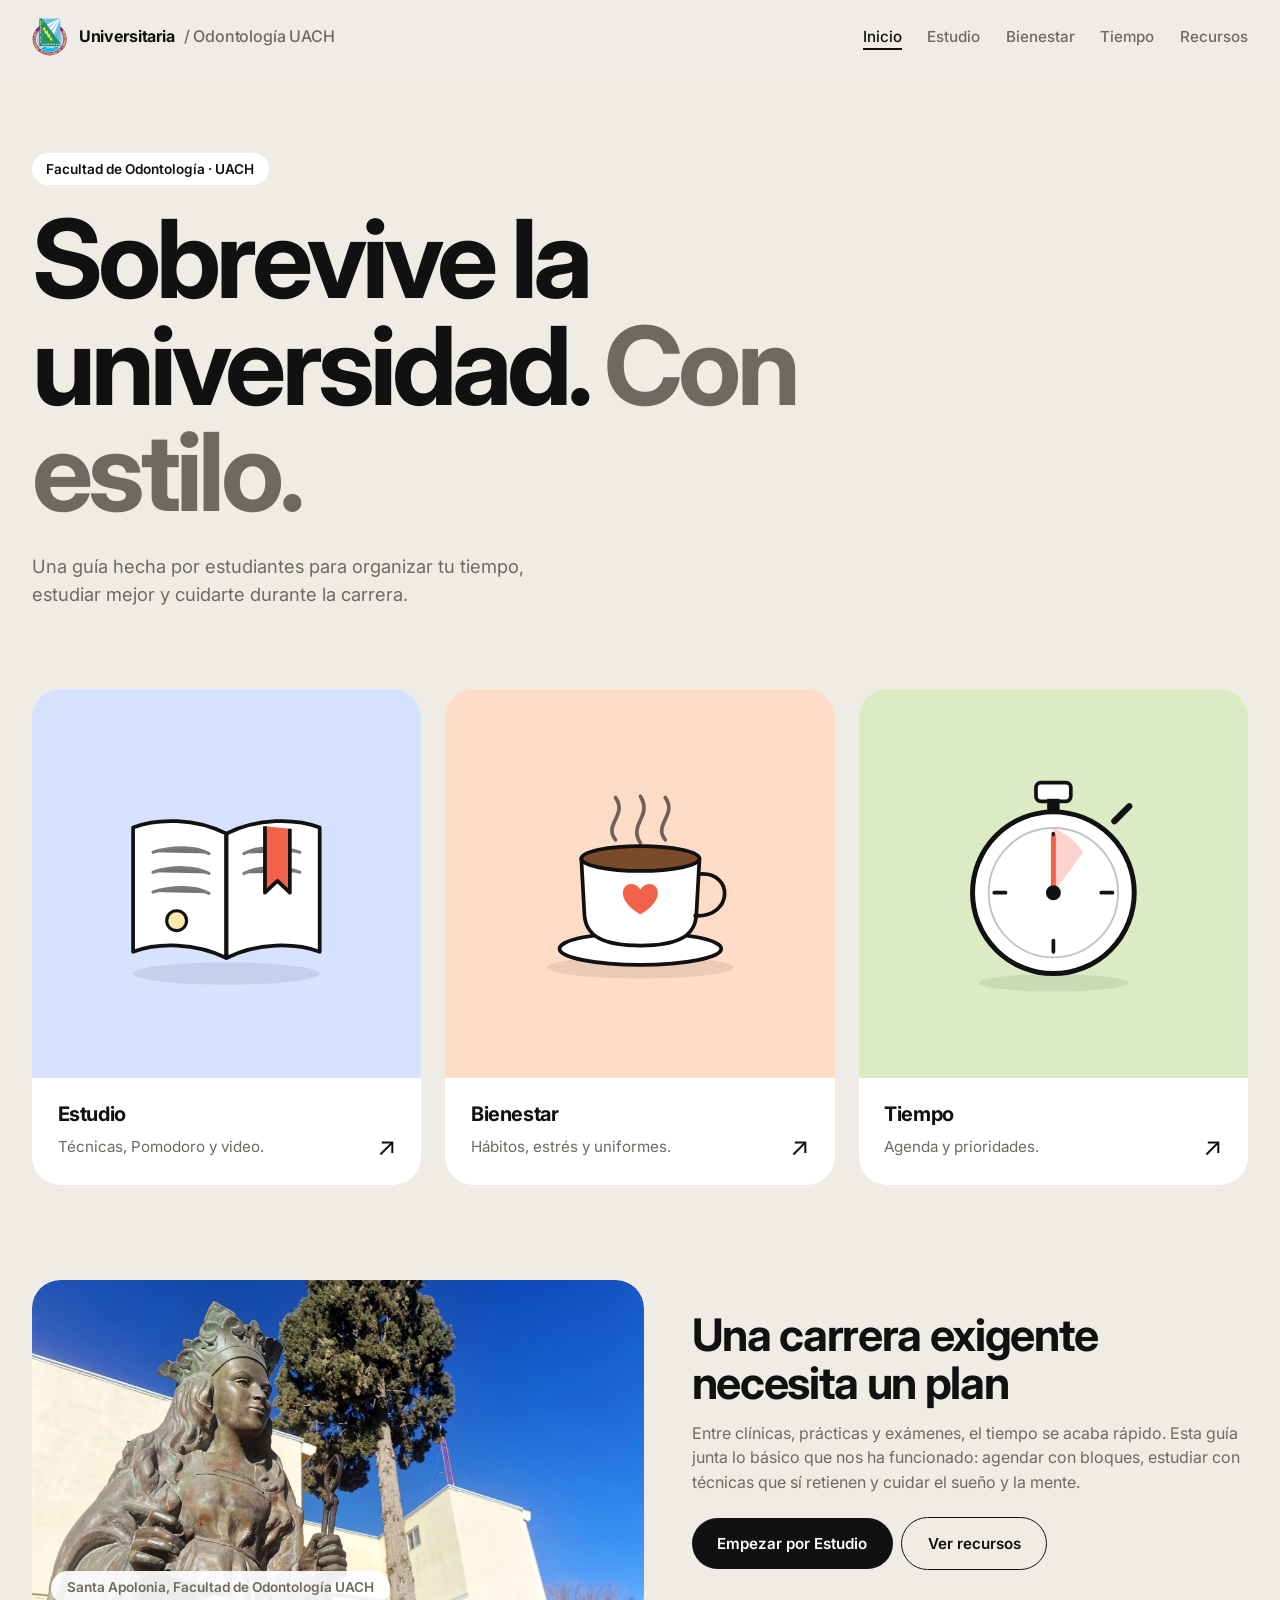
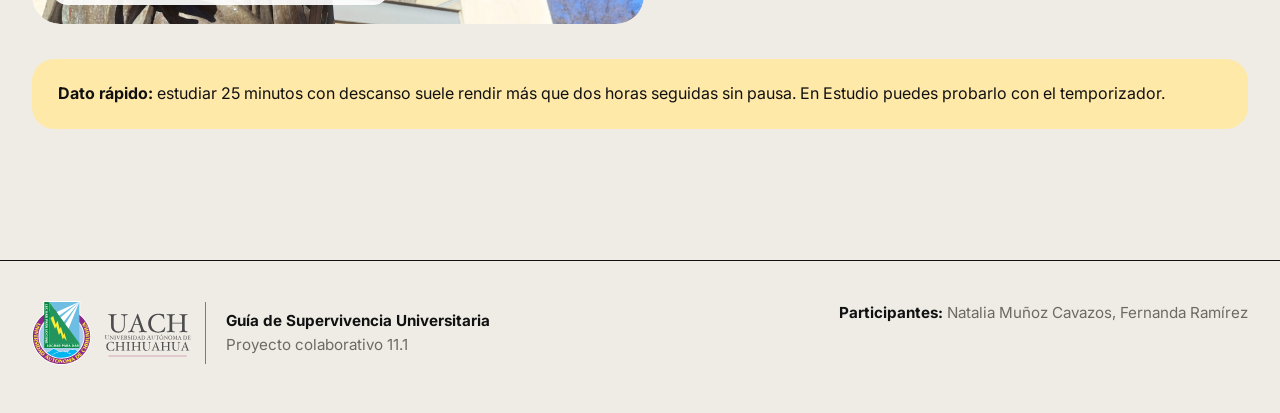
<file: index.html>
<!DOCTYPE html>
<html lang="es">
<head>
  <meta charset="UTF-8">
  <meta name="viewport" content="width=device-width, initial-scale=1.0">
  <title>Guía de Supervivencia Universitaria · Odontología UACH</title>
  <meta name="description" content="Organización, estudio y bienestar para estudiantes de la Facultad de Odontología de la UACH.">
  <link rel="stylesheet" href="css/style.css">
  <script>if ("IntersectionObserver" in window && !matchMedia("(prefers-reduced-motion: reduce)").matches) document.documentElement.classList.add("js");</script>
</head>
<body>
  <header class="nav">
    <div class="nav-inner">
      <a class="brand" href="index.html"><img class="brand-logo" src="img/uach-horizontal.svg" alt="Logo de la UACH"> Universitaria <span>/ Odontología UACH</span></a>
      <ul class="menu">
        <li><a class="active" href="index.html">Inicio</a></li>
        <li><a href="estudio.html">Estudio</a></li>
        <li><a href="bienestar.html">Bienestar</a></li>
        <li><a href="tiempo.html">Tiempo</a></li>
        <li><a href="recursos.html">Recursos</a></li>
      </ul>
    </div>
  </header>

  <section class="hero">
    <span class="tag">Facultad de Odontología · UACH</span>
    <h1>Sobrevive la universidad. <em>Con estilo.</em></h1>
    <p>Una guía hecha por estudiantes para organizar tu tiempo, estudiar mejor y cuidarte durante la carrera.</p>
  </section>

  <main class="container">
    <div class="projects">

      <a class="project" href="estudio.html">
        <div class="art blue">
          <svg viewBox="0 0 400 400" role="img" aria-label="Libro abierto">
            <ellipse cx="200" cy="345" rx="150" ry="18" fill="#000" opacity=".08"/>
            <path d="M200 120 C150 95 90 95 50 110 L50 310 C90 295 150 295 200 320 Z" fill="#fff" stroke="#111" stroke-width="6" stroke-linejoin="round"/>
            <path d="M200 120 C250 95 310 95 350 110 L350 310 C310 295 250 295 200 320 Z" fill="#fff" stroke="#111" stroke-width="6" stroke-linejoin="round"/>
            <path d="M200 120 L200 320" stroke="#111" stroke-width="6"/>
            <g stroke="#111" stroke-width="5" stroke-linecap="round" opacity=".55">
              <path d="M82 150 C112 140 150 140 172 152"/><path d="M82 182 C112 172 150 172 172 184"/><path d="M82 214 C112 204 150 204 172 216"/>
              <path d="M228 152 C250 140 288 140 318 150"/><path d="M228 184 C250 172 288 172 318 182"/>
            </g>
            <path d="M262 108 L262 215 L282 196 L302 215 L302 112" fill="#f0634a" stroke="#111" stroke-width="6" stroke-linejoin="round"/>
            <circle cx="120" cy="260" r="16" fill="#ffe9a8" stroke="#111" stroke-width="5"/>
          </svg>
        </div>
        <div class="meta"><div><h3>Estudio</h3><p>Técnicas, Pomodoro y video.</p></div><span class="arrow">↗</span></div>
      </a>

      <a class="project" href="bienestar.html">
        <div class="art peach">
          <svg viewBox="0 0 400 400" role="img" aria-label="Taza de café">
            <ellipse cx="200" cy="335" rx="150" ry="18" fill="#000" opacity=".08"/>
            <g class="steam" fill="none" stroke="#111" stroke-width="6" stroke-linecap="round" opacity=".6">
              <path d="M160 130 C140 105 180 90 160 62"/><path d="M200 135 C180 105 220 92 200 60"/><path d="M240 130 C220 105 260 90 240 62"/>
            </g>
            <ellipse cx="200" cy="305" rx="130" ry="26" fill="#fff" stroke="#111" stroke-width="6"/>
            <path d="M105 160 L110 250 C112 285 140 300 200 300 C260 300 288 285 290 250 L295 160 Z" fill="#fff" stroke="#111" stroke-width="6" stroke-linejoin="round"/>
            <ellipse cx="200" cy="160" rx="95" ry="20" fill="#7a4a2b" stroke="#111" stroke-width="6"/>
            <path d="M295 185 C350 180 350 255 288 252" fill="none" stroke="#111" stroke-width="6" stroke-linecap="round"/>
            <path d="M200 210 C190 195 170 200 172 218 C174 236 200 250 200 250 C200 250 226 236 228 218 C230 200 210 195 200 210 Z" fill="#f0634a"/>
          </svg>
        </div>
        <div class="meta"><div><h3>Bienestar</h3><p>Hábitos, estrés y uniformes.</p></div><span class="arrow">↗</span></div>
      </a>

      <a class="project" href="tiempo.html">
        <div class="art green">
          <svg viewBox="0 0 400 400" role="img" aria-label="Cronómetro">
            <ellipse cx="200" cy="360" rx="120" ry="14" fill="#000" opacity=".08"/>
            <rect x="172" y="38" width="56" height="30" rx="8" fill="#fff" stroke="#111" stroke-width="6"/>
            <rect x="190" y="64" width="20" height="30" fill="#111"/>
            <path d="M298 100 L322 76" stroke="#111" stroke-width="10" stroke-linecap="round"/>
            <circle cx="200" cy="215" r="130" fill="#fff" stroke="#111" stroke-width="8"/>
            <circle cx="200" cy="215" r="104" fill="none" stroke="#111" stroke-width="3" opacity=".25"/>
            <g stroke="#111" stroke-width="6" stroke-linecap="round">
              <path d="M200 120 L200 138"/><path d="M200 292 L200 310"/><path d="M105 215 L123 215"/><path d="M277 215 L295 215"/>
            </g>
            <path d="M200 215 L200 215 L248 150 A104 104 0 0 0 200 111 Z" fill="#f0634a" opacity=".28"/>
            <g class="hand"><path d="M200 215 L200 128" stroke="#f0634a" stroke-width="8" stroke-linecap="round"/></g>
            <circle cx="200" cy="215" r="12" fill="#111"/>
          </svg>
        </div>
        <div class="meta"><div><h3>Tiempo</h3><p>Agenda y prioridades.</p></div><span class="arrow">↗</span></div>
      </a>

    </div>

    <div class="split">
      <figure class="photo">
        <img src="img/fachada.jpg" alt="Estatua de Santa Apolonia frente a la Facultad de Odontología de la UACH" loading="lazy">
        <figcaption>Santa Apolonia, Facultad de Odontología UACH</figcaption>
      </figure>
      <div>
        <h2>Una carrera exigente necesita un plan</h2>
        <p>Entre clínicas, prácticas y exámenes, el tiempo se acaba rápido. Esta guía junta lo básico que nos ha funcionado: agendar con bloques, estudiar con técnicas que sí retienen y cuidar el sueño y la mente.</p>
        <p style="margin-top:1.4rem"><a class="btn" href="estudio.html">Empezar por Estudio</a><a class="btn secondary" href="recursos.html">Ver recursos</a></p>
      </div>
    </div>

    <div class="callout">
      <strong>Dato rápido:</strong> estudiar 25 minutos con descanso suele rendir más que dos horas seguidas sin pausa. En Estudio puedes probarlo con el temporizador.
    </div>
  </main>

  <footer>
    <div class="foot-brand">
      <img src="img/uach-horizontal.svg" alt="Universidad Autónoma de Chihuahua" class="foot-logo">
      <div><strong>Guía de Supervivencia Universitaria</strong><br>Proyecto colaborativo 11.1</div>
    </div>
    <div><strong>Participantes:</strong> Natalia Muñoz Cavazos, Fernanda Ramírez</div>
  </footer>
  <script src="js/main.js"></script>
</body>
</html>
</file>
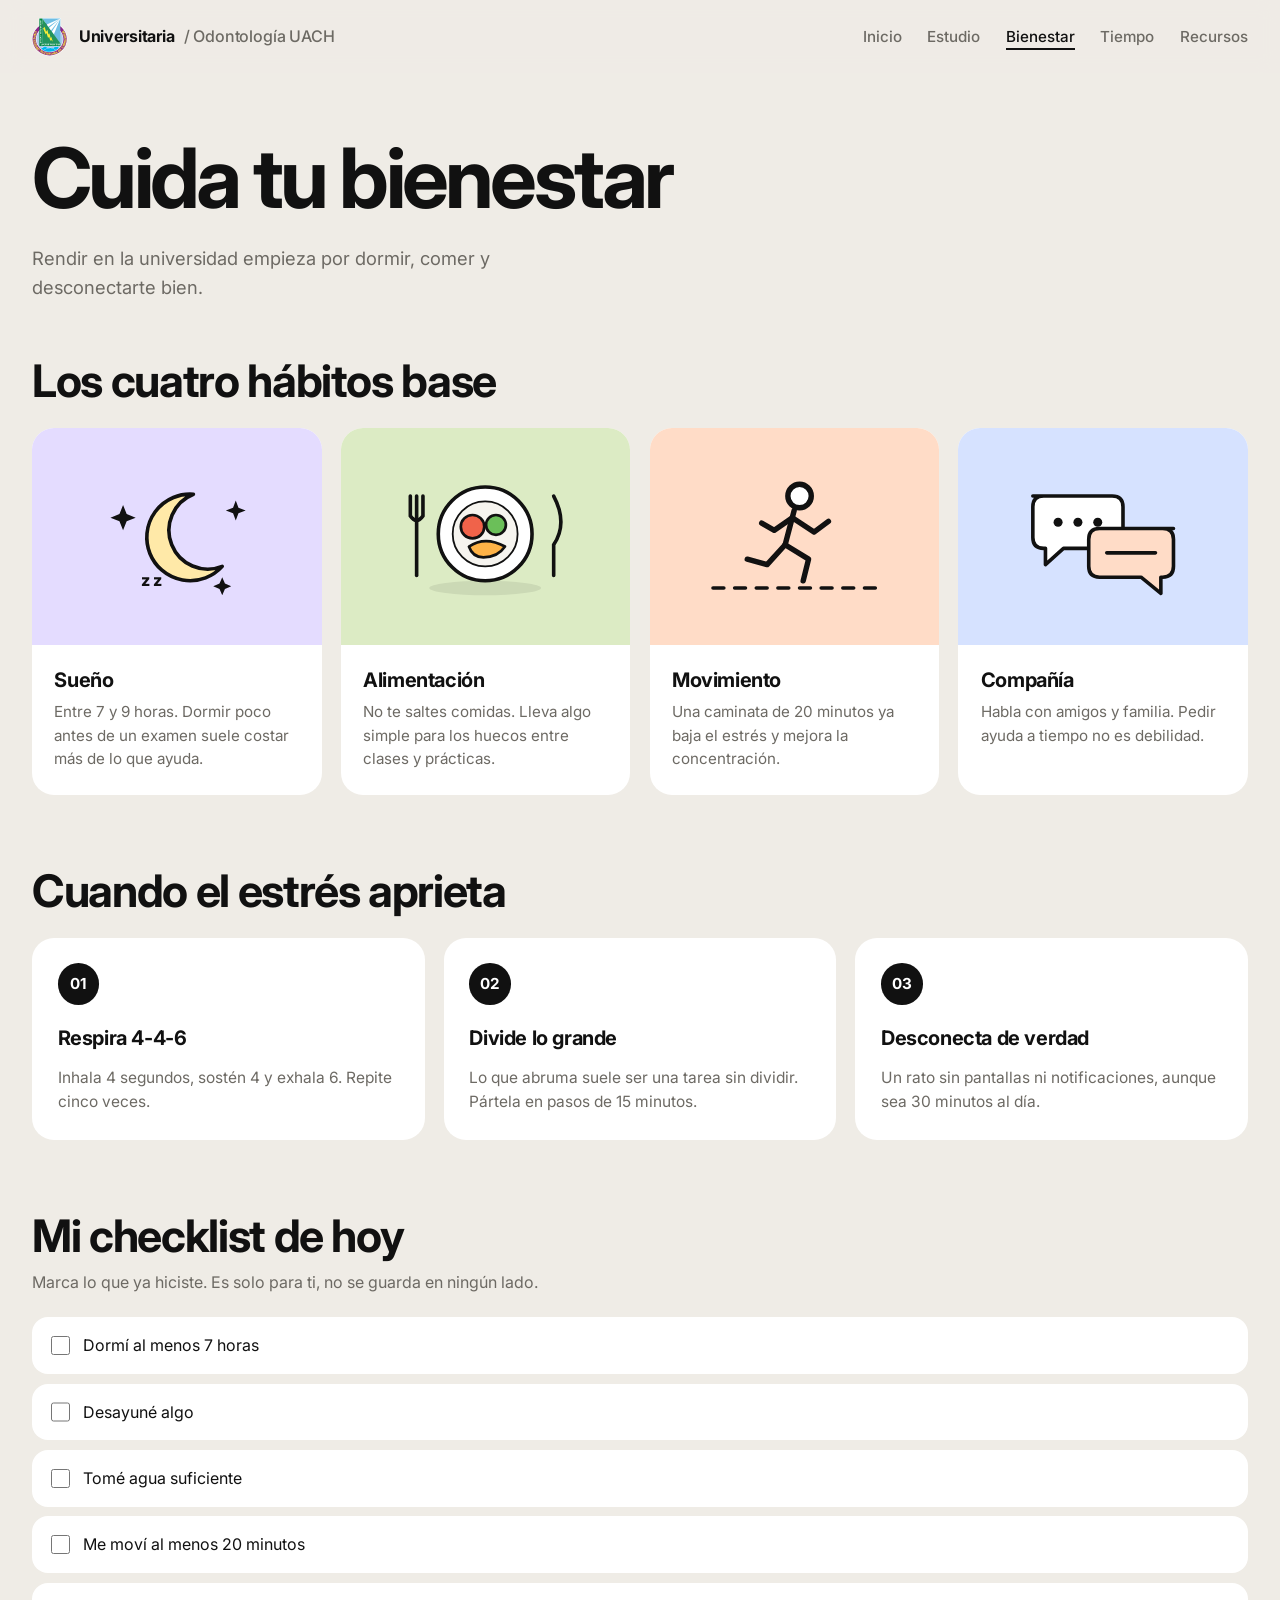
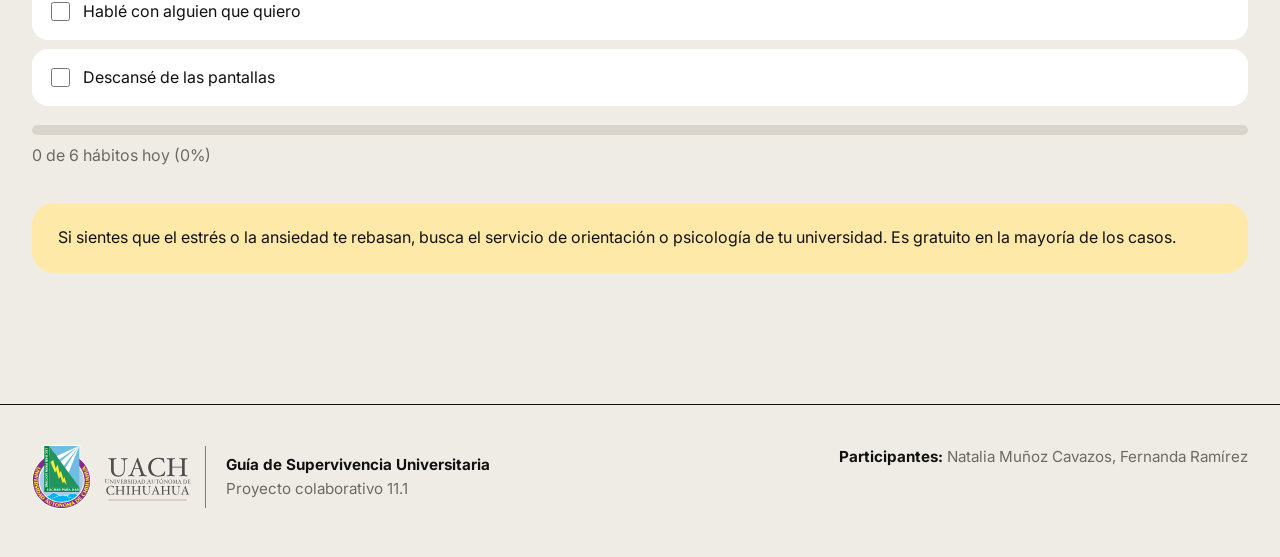
<file: bienestar.html>
<!DOCTYPE html>
<html lang="es">
<head>
  <meta charset="UTF-8">
  <meta name="viewport" content="width=device-width, initial-scale=1.0">
  <title>Bienestar · Guía Universitaria</title>
  <link rel="stylesheet" href="css/style.css">
  <script>if ("IntersectionObserver" in window && !matchMedia("(prefers-reduced-motion: reduce)").matches) document.documentElement.classList.add("js");</script>
</head>
<body>
  <header class="nav">
    <div class="nav-inner">
      <a class="brand" href="index.html"><img class="brand-logo" src="img/uach-horizontal.svg" alt="Logo de la UACH"> Universitaria <span>/ Odontología UACH</span></a>
      <ul class="menu"><li><a href="index.html">Inicio</a></li><li><a href="estudio.html">Estudio</a></li><li><a class="active" href="bienestar.html">Bienestar</a></li><li><a href="tiempo.html">Tiempo</a></li><li><a href="recursos.html">Recursos</a></li></ul>
    </div>
  </header>

  <section class="hero small">
    <h1>Cuida tu bienestar</h1>
    <p>Rendir en la universidad empieza por dormir, comer y desconectarte bien.</p>
  </section>

  <main class="container">
    <h2>Los cuatro hábitos base</h2>

    <div class="habits">

      <article class="habit">
        <div class="art lilac">
          <svg viewBox="0 0 200 150" role="img" aria-label="Luna y estrellas">
            <path d="M118 28 A48 48 0 1 0 150 108 A38 38 0 1 1 118 28 Z" fill="#ffe9a8" stroke="#111" stroke-width="4" stroke-linejoin="round"/>
            <g fill="#111"><path class="twinkle" d="M40 40 l4 10 10 4 -10 4 -4 10 -4 -10 -10 -4 10 -4z"/><path class="twinkle d2" d="M165 35 l3 8 8 3 -8 3 -3 8 -3 -8 -8 -3 8 -3z"/><path class="twinkle d3" d="M150 120 l3 7 7 3 -7 3 -3 7 -3 -7 -7 -3 7 -3z"/></g>
            <text class="twinkle d2" x="60" y="130" font-size="18" font-weight="800" fill="#111">z z</text>
          </svg>
        </div>
        <div class="txt"><h3>Sueño</h3><p>Entre 7 y 9 horas. Dormir poco antes de un examen suele costar más de lo que ayuda.</p></div>
      </article>

      <article class="habit">
        <div class="art green">
          <svg viewBox="0 0 200 150" role="img" aria-label="Plato con comida, tenedor y cuchillo">
            <ellipse cx="100" cy="132" rx="62" ry="8" fill="#000" opacity=".08"/>
            <circle class="bob" cx="100" cy="72" r="52" fill="#fff" stroke="#111" stroke-width="4"/>
            <circle cx="100" cy="72" r="36" fill="#f6f4ef" stroke="#111" stroke-width="2"/>
            <circle cx="86" cy="64" r="13" fill="#f0634a" stroke="#111" stroke-width="3"/>
            <circle cx="112" cy="62" r="11" fill="#6bbf59" stroke="#111" stroke-width="3"/>
            <path d="M82 86 Q100 74 122 86 Q114 98 98 98 Q86 98 82 86Z" fill="#ffb347" stroke="#111" stroke-width="3" stroke-linejoin="round"/>
            <g stroke="#111" stroke-width="4" stroke-linecap="round" fill="none"><path d="M24 30 L24 118"/><path d="M17 30 L17 52 Q24 62 31 52 L31 30"/><path d="M176 30 Q192 60 176 84 L176 118"/></g>
          </svg>
        </div>
        <div class="txt"><h3>Alimentación</h3><p>No te saltes comidas. Lleva algo simple para los huecos entre clases y prácticas.</p></div>
      </article>

      <article class="habit">
        <div class="art peach">
          <svg viewBox="0 0 200 150" role="img" aria-label="Persona corriendo">
            <path class="run-ground" d="M10 132 L190 132" stroke="#111" stroke-width="4" stroke-dasharray="12 12" stroke-linecap="round"/>
            <g class="bob" fill="none" stroke="#111" stroke-width="6" stroke-linecap="round" stroke-linejoin="round">
              <circle cx="106" cy="30" r="13" fill="#fff"/>
              <path d="M100 46 L90 84"/>
              <path d="M98 54 L122 70 L138 58"/>
              <path d="M98 54 L78 68 L64 60"/>
              <path d="M90 84 L116 100 L110 124"/>
              <path d="M90 84 L70 106 L48 100"/>
            </g>
          </svg>
        </div>
        <div class="txt"><h3>Movimiento</h3><p>Una caminata de 20 minutos ya baja el estrés y mejora la concentración.</p></div>
      </article>

      <article class="habit">
        <div class="art blue">
          <svg viewBox="0 0 200 150" role="img" aria-label="Dos globos de conversación">
            <g class="pop"><path d="M22 30 H110 Q122 30 122 42 V76 Q122 88 110 88 H56 L36 106 V88 H34 Q22 88 22 76 V42 Q22 30 34 30Z" fill="#fff" stroke="#111" stroke-width="4" stroke-linejoin="round"/><g fill="#111"><circle cx="50" cy="59" r="5"/><circle cx="72" cy="59" r="5"/><circle cx="94" cy="59" r="5"/></g></g>
            <g class="pop d2"><path d="M178 66 H96 Q84 66 84 78 V108 Q84 120 96 120 H142 L164 138 V120 H166 Q178 120 178 108 V78 Q178 66 166 66Z" fill="#ffdcc7" stroke="#111" stroke-width="4" stroke-linejoin="round"/><path d="M104 93 H158" stroke="#111" stroke-width="4" stroke-linecap="round"/></g>
          </svg>
        </div>
        <div class="txt"><h3>Compañía</h3><p>Habla con amigos y familia. Pedir ayuda a tiempo no es debilidad.</p></div>
      </article>

    </div>

    <h2 class="section-title">Cuando el estrés aprieta</h2>
    <ol class="step-list">
      <li><h3>Respira 4-4-6</h3><p>Inhala 4 segundos, sostén 4 y exhala 6. Repite cinco veces.</p></li>
      <li><h3>Divide lo grande</h3><p>Lo que abruma suele ser una tarea sin dividir. Pártela en pasos de 15 minutos.</p></li>
      <li><h3>Desconecta de verdad</h3><p>Un rato sin pantallas ni notificaciones, aunque sea 30 minutos al día.</p></li>
    </ol>

    <h2 class="section-title">Mi checklist de hoy</h2>
    <p class="lead">Marca lo que ya hiciste. Es solo para ti, no se guarda en ningún lado.</p>
    <ul class="checklist">
      <li><label><input type="checkbox"><span>Dormí al menos 7 horas</span></label></li>
      <li><label><input type="checkbox"><span>Desayuné algo</span></label></li>
      <li><label><input type="checkbox"><span>Tomé agua suficiente</span></label></li>
      <li><label><input type="checkbox"><span>Me moví al menos 20 minutos</span></label></li>
      <li><label><input type="checkbox"><span>Hablé con alguien que quiero</span></label></li>
      <li><label><input type="checkbox"><span>Descansé de las pantallas</span></label></li>
    </ul>
    <div class="progress"><div id="bar"></div></div>
    <p class="lead" id="bar-text" style="margin-top:0.5rem"></p>

    <div class="callout">
      Si sientes que el estrés o la ansiedad te rebasan, busca el servicio de orientación o psicología de tu universidad. Es gratuito en la mayoría de los casos.
    </div>
  </main>

  <footer>
    <div class="foot-brand">
      <img src="img/uach-horizontal.svg" alt="Universidad Autónoma de Chihuahua" class="foot-logo">
      <div><strong>Guía de Supervivencia Universitaria</strong><br>Proyecto colaborativo 11.1</div>
    </div>
    <div><strong>Participantes:</strong> Natalia Muñoz Cavazos, Fernanda Ramírez</div>
  </footer>
  <script src="js/main.js"></script>
</body>
</html>
</file>
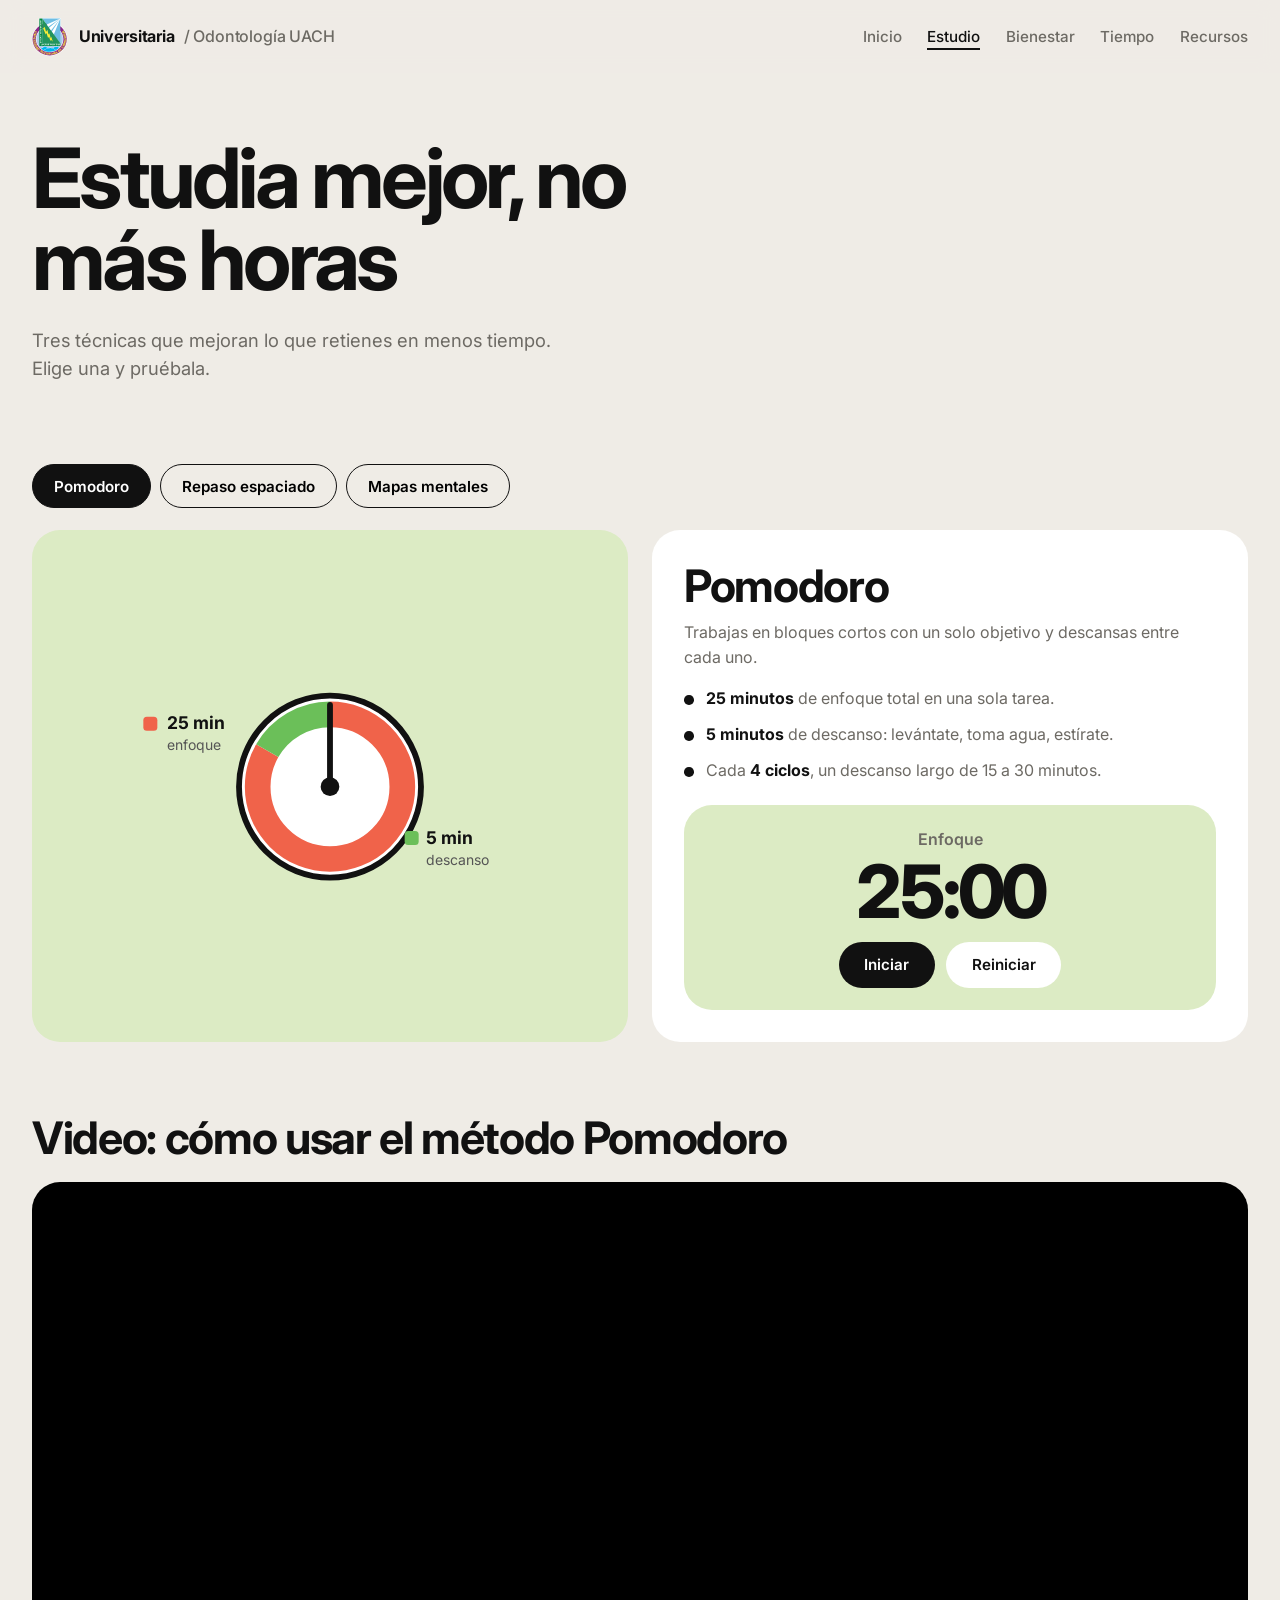
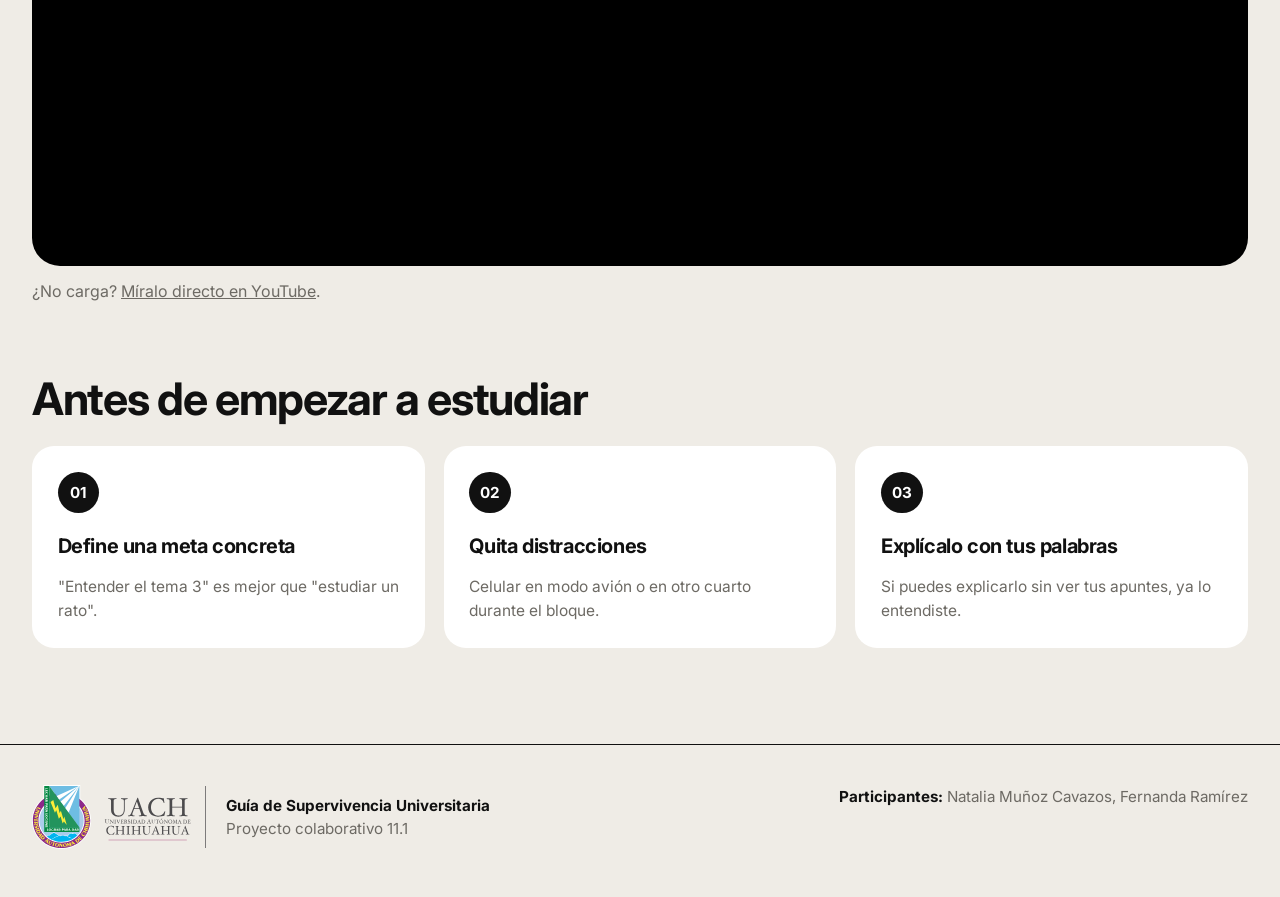
<file: estudio.html>
<!DOCTYPE html>
<html lang="es">
<head>
  <meta charset="UTF-8">
  <meta name="viewport" content="width=device-width, initial-scale=1.0">
  <title>Estudia mejor · Guía Universitaria</title>
  <link rel="stylesheet" href="css/style.css">
  <script>if ("IntersectionObserver" in window && !matchMedia("(prefers-reduced-motion: reduce)").matches) document.documentElement.classList.add("js");</script>
</head>
<body>
  <header class="nav">
    <div class="nav-inner">
      <a class="brand" href="index.html"><img class="brand-logo" src="img/uach-horizontal.svg" alt="Logo de la UACH"> Universitaria <span>/ Odontología UACH</span></a>
      <ul class="menu"><li><a href="index.html">Inicio</a></li><li><a class="active" href="estudio.html">Estudio</a></li><li><a href="bienestar.html">Bienestar</a></li><li><a href="tiempo.html">Tiempo</a></li><li><a href="recursos.html">Recursos</a></li></ul>
    </div>
  </header>

  <section class="hero small">
    <h1>Estudia mejor, no más horas</h1>
    <p>Tres técnicas que mejoran lo que retienes en menos tiempo. Elige una y pruébala.</p>
  </section>

  <main class="container">

    <div class="tabs" role="tablist" aria-label="Técnicas de estudio">
      <button class="tab" role="tab" aria-selected="true" data-panel="pomodoro">Pomodoro</button>
      <button class="tab" role="tab" aria-selected="false" data-panel="repaso">Repaso espaciado</button>
      <button class="tab" role="tab" aria-selected="false" data-panel="mapas">Mapas mentales</button>
    </div>

    <!-- POMODORO -->
    <section class="panel show" id="pomodoro" role="tabpanel">
      <div class="art green">
        <svg viewBox="0 0 360 200" role="img" aria-label="Reloj dividido en 25 minutos de enfoque y 5 de descanso">
          <g transform="translate(180 100)">
            <circle r="78" fill="#fff"/>
            <circle r="62" fill="none" stroke="#f0634a" stroke-width="22" stroke-dasharray="324 66" transform="rotate(-90)"/>
            <circle r="62" fill="none" stroke="#6bbf59" stroke-width="22" stroke-dasharray="65 325" stroke-dashoffset="-324" transform="rotate(-90)"/>
            <circle r="78" fill="none" stroke="#111" stroke-width="5"/>
            <g class="hand-p"><path d="M0 0 L0 -70" stroke="#111" stroke-width="5" stroke-linecap="round"/></g>
            <circle r="8" fill="#111"/>
          </g>
          <rect x="20" y="40" width="12" height="12" rx="3" fill="#f0634a"/>
          <text x="40" y="51" font-size="15" font-weight="700" fill="#111">25 min</text>
          <text x="40" y="69" font-size="12" fill="#555">enfoque</text>
          <rect x="244" y="138" width="12" height="12" rx="3" fill="#6bbf59"/>
          <text x="262" y="149" font-size="15" font-weight="700" fill="#111">5 min</text>
          <text x="262" y="167" font-size="12" fill="#555">descanso</text>
        </svg>
      </div>
      <div class="body">
        <h2>Pomodoro</h2>
        <p class="lead" style="margin-bottom:0">Trabajas en bloques cortos con un solo objetivo y descansas entre cada uno.</p>
        <ul>
          <li><strong>25 minutos</strong> de enfoque total en una sola tarea.</li>
          <li><strong>5 minutos</strong> de descanso: levántate, toma agua, estírate.</li>
          <li>Cada <strong>4 ciclos</strong>, un descanso largo de 15 a 30 minutos.</li>
        </ul>
        <div class="timer">
          <div class="mode" id="mode">Enfoque</div>
          <div class="time" id="time">25:00</div>
          <div class="controls">
            <button class="btn" id="start" type="button">Iniciar</button>
            <button class="btn ghost" id="reset" type="button">Reiniciar</button>
          </div>
        </div>
      </div>
    </section>

    <!-- REPASO ESPACIADO -->
    <section class="panel" id="repaso" role="tabpanel">
      <div class="art lilac">
        <svg viewBox="0 0 360 200" role="img" aria-label="Curva del olvido con repasos que la reducen">
          <path d="M25 15 L25 150 L345 150" fill="none" stroke="#111" stroke-width="3" stroke-linecap="round"/>
          <path class="draw" pathLength="1" d="M30 35 Q55 115 90 122 L90 35 Q130 92 160 100 L160 35 Q205 78 240 82 L240 35 Q290 60 335 64" fill="none" stroke="#5b2a86" stroke-width="5" stroke-linecap="round" stroke-linejoin="round"/>
          <g fill="#f0634a" stroke="#111" stroke-width="3"><circle cx="90" cy="35" r="7"/><circle cx="160" cy="35" r="7"/><circle cx="240" cy="35" r="7"/></g>
          <g font-size="12" font-weight="600" fill="#111" text-anchor="middle"><text x="30" y="170">Hoy</text><text x="90" y="170">Día 1</text><text x="160" y="170">Día 3</text><text x="240" y="170">Día 7</text></g>
          <text x="32" y="12" font-size="11" fill="#555">Lo que recuerdas</text>
        </svg>
      </div>
      <div class="body">
        <h2>Repaso espaciado</h2>
        <p class="lead" style="margin-bottom:0">Olvidamos rápido lo que vemos una sola vez. Repasar justo antes de olvidar hace que cada vez dure más.</p>
        <ul>
          <li><strong>Hoy:</strong> estudia el tema y resume lo importante.</li>
          <li><strong>Día 1, 3 y 7:</strong> repásalo sin ver tus apuntes, tratando de recordarlo.</li>
          <li>Usa <strong>tarjetas</strong> (por ejemplo con Anki) con una pregunta por tarjeta.</li>
        </ul>
      </div>
    </section>

    <!-- MAPAS MENTALES -->
    <section class="panel" id="mapas" role="tabpanel">
      <div class="art blue">
        <svg viewBox="0 0 360 200" role="img" aria-label="Mapa mental con un tema central y cuatro ramas">
          <g stroke="#111" stroke-width="3" fill="none" stroke-linecap="round">
            <path d="M180 100 L75 45"/><path d="M180 100 L285 45"/><path d="M180 100 L75 160"/><path d="M180 100 L285 160"/>
            <path d="M75 45 L30 25" stroke-width="2"/><path d="M75 45 L28 62" stroke-width="2"/>
            <path d="M285 160 L332 178" stroke-width="2"/><path d="M285 160 L334 142" stroke-width="2"/>
          </g>
          <g class="pulse"><circle cx="180" cy="100" r="34" fill="#f0634a" stroke="#111" stroke-width="4"/><text x="180" y="105" text-anchor="middle" font-size="14" font-weight="700" fill="#fff">Tema</text></g>
          <g stroke="#111" stroke-width="3">
            <rect x="35" y="30" width="80" height="30" rx="15" fill="#fff"/><rect x="245" y="30" width="80" height="30" rx="15" fill="#ffe9a8"/>
            <rect x="35" y="145" width="80" height="30" rx="15" fill="#dcebc4"/><rect x="245" y="145" width="80" height="30" rx="15" fill="#fff"/>
          </g>
          <g font-size="12" font-weight="600" fill="#111" text-anchor="middle"><text x="75" y="50">Concepto</text><text x="285" y="50">Ejemplo</text><text x="75" y="165">Causa</text><text x="285" y="165">Dato clave</text></g>
        </svg>
      </div>
      <div class="body">
        <h2>Mapas mentales</h2>
        <p class="lead" style="margin-bottom:0">Un dibujo del tema completo: la idea central al medio y las ramas con sus detalles.</p>
        <ul>
          <li>Escribe el <strong>tema</strong> en el centro de una hoja.</li>
          <li>Sal con <strong>ramas</strong> para cada idea principal, con una palabra clave.</li>
          <li>Usa <strong>colores y dibujos</strong> para recordar mejor, por ejemplo anatomía o procedimientos.</li>
        </ul>
      </div>
    </section>

    <h2 class="section-title">Video: cómo usar el método Pomodoro</h2>
    <div class="video-wrap">
      <iframe src="https://www.youtube.com/embed/e1FWoX_oUgA" title="Cómo estudiar mejor con el método Pomodoro" allow="accelerometer; clipboard-write; encrypted-media; gyroscope; picture-in-picture" allowfullscreen></iframe>
    </div>
    <p class="lead" style="margin-top:.8rem">¿No carga? <a href="https://www.youtube.com/watch?v=e1FWoX_oUgA" target="_blank" rel="noopener">Míralo directo en YouTube</a>.</p>

    <h2 class="section-title">Antes de empezar a estudiar</h2>
    <ol class="step-list">
      <li><h3>Define una meta concreta</h3><p>"Entender el tema 3" es mejor que "estudiar un rato".</p></li>
      <li><h3>Quita distracciones</h3><p>Celular en modo avión o en otro cuarto durante el bloque.</p></li>
      <li><h3>Explícalo con tus palabras</h3><p>Si puedes explicarlo sin ver tus apuntes, ya lo entendiste.</p></li>
    </ol>
  </main>

  <footer>
    <div class="foot-brand">
      <img src="img/uach-horizontal.svg" alt="Universidad Autónoma de Chihuahua" class="foot-logo">
      <div><strong>Guía de Supervivencia Universitaria</strong><br>Proyecto colaborativo 11.1</div>
    </div>
    <div><strong>Participantes:</strong> Natalia Muñoz Cavazos, Fernanda Ramírez</div>
  </footer>
  <script src="js/main.js"></script>
</body>
</html>
</file>
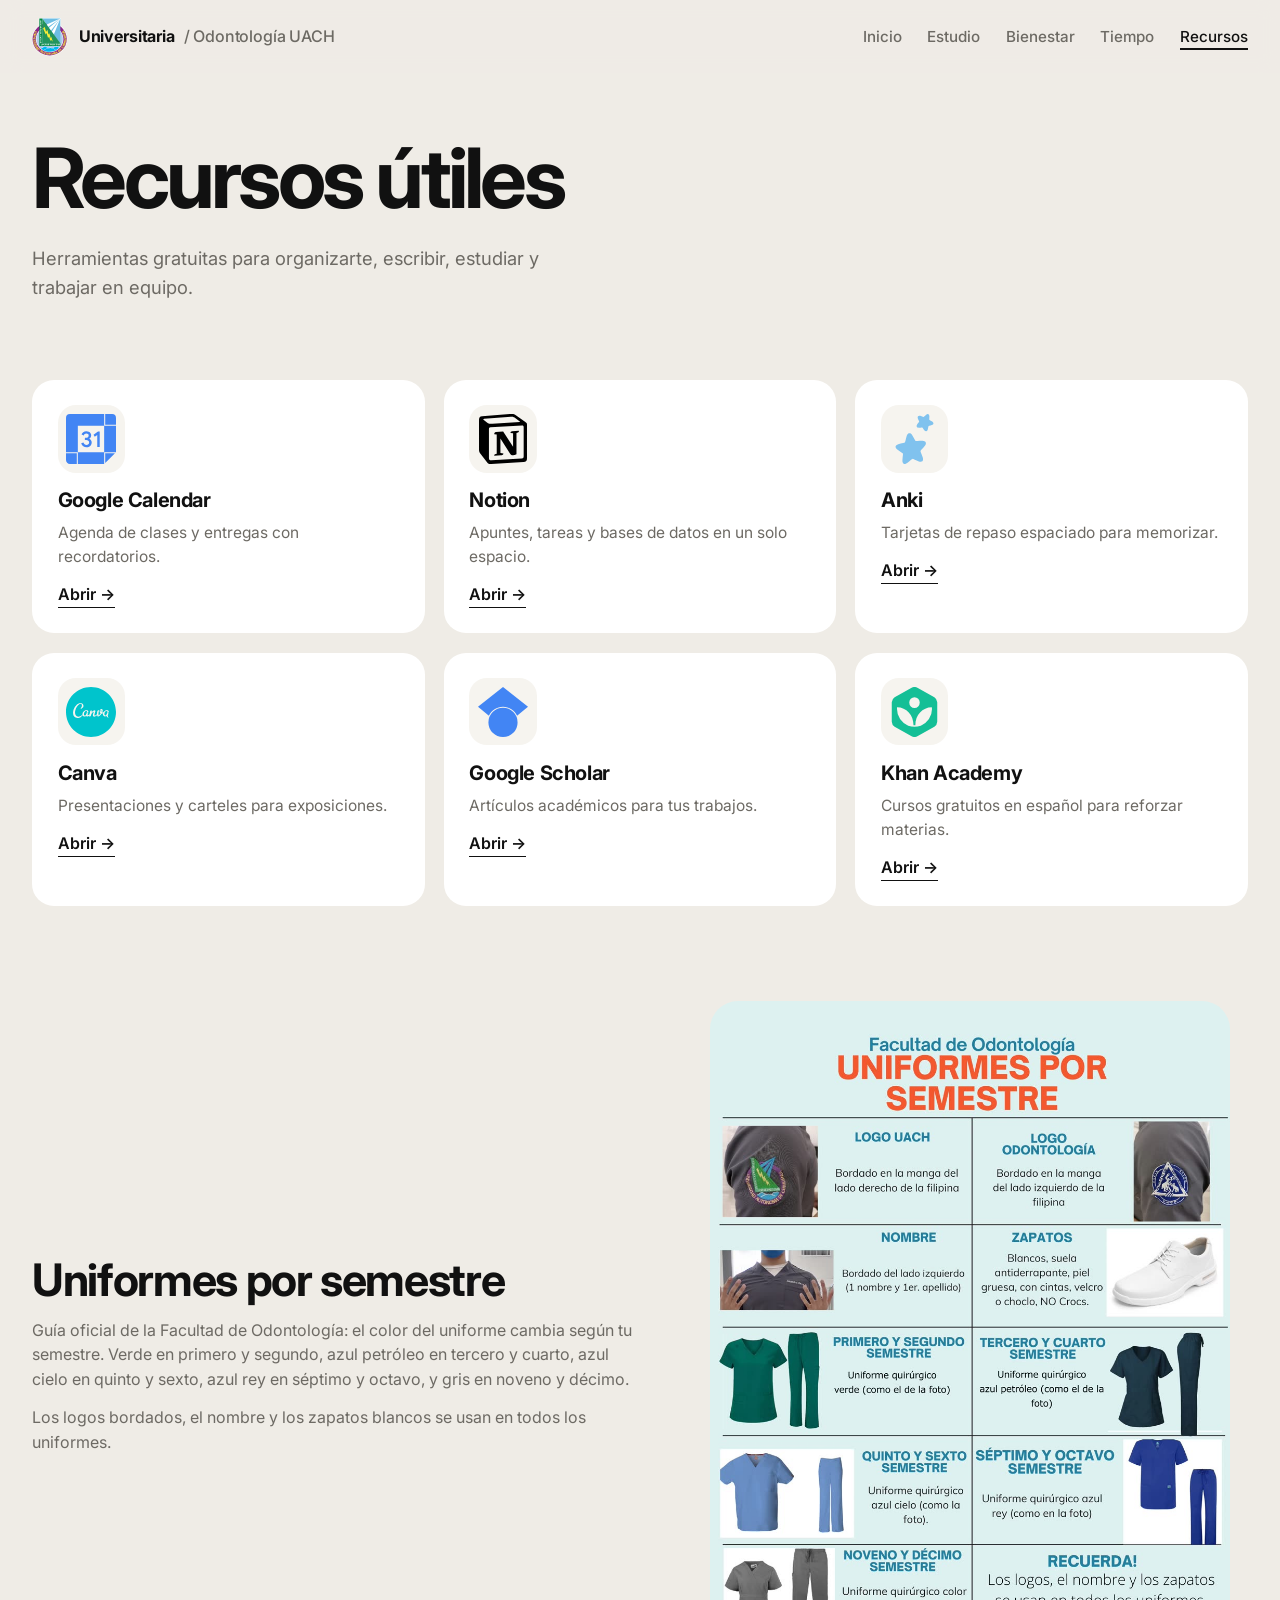
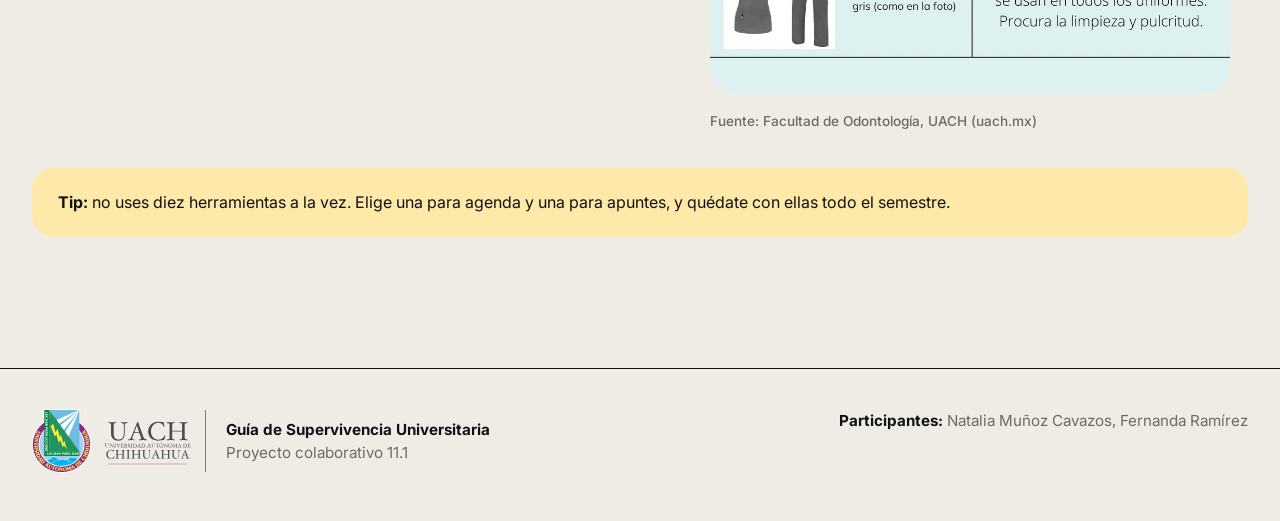
<file: recursos.html>
<!DOCTYPE html>
<html lang="es">
<head>
  <meta charset="UTF-8">
  <meta name="viewport" content="width=device-width, initial-scale=1.0">
  <title>Recursos · Guía Universitaria</title>
  <link rel="stylesheet" href="css/style.css">
  <script>if ("IntersectionObserver" in window && !matchMedia("(prefers-reduced-motion: reduce)").matches) document.documentElement.classList.add("js");</script>
</head>
<body>
  <header class="nav">
    <div class="nav-inner">
      <a class="brand" href="index.html"><img class="brand-logo" src="img/uach-horizontal.svg" alt="Logo de la UACH"> Universitaria <span>/ Odontología UACH</span></a>
      <ul class="menu"><li><a href="index.html">Inicio</a></li><li><a href="estudio.html">Estudio</a></li><li><a href="bienestar.html">Bienestar</a></li><li><a href="tiempo.html">Tiempo</a></li><li><a class="active" href="recursos.html">Recursos</a></li></ul>
    </div>
  </header>

  <section class="hero small">
    <h1>Recursos útiles</h1>
    <p>Herramientas gratuitas para organizarte, escribir, estudiar y trabajar en equipo.</p>
  </section>

  <main class="container">
    <div class="grid three">
      <article class="card"><div class="logo"><img src="img/logos/googlecalendar.svg" alt="Logo de Google Calendar"></div><h3>Google Calendar</h3><p>Agenda de clases y entregas con recordatorios.</p><a class="more" href="https://calendar.google.com" target="_blank" rel="noopener">Abrir →</a></article>
      <article class="card"><div class="logo"><img src="img/logos/notion.svg" alt="Logo de Notion"></div><h3>Notion</h3><p>Apuntes, tareas y bases de datos en un solo espacio.</p><a class="more" href="https://www.notion.so" target="_blank" rel="noopener">Abrir →</a></article>
      <article class="card"><div class="logo"><img src="img/logos/anki.svg" alt="Logo de Anki"></div><h3>Anki</h3><p>Tarjetas de repaso espaciado para memorizar.</p><a class="more" href="https://apps.ankiweb.net" target="_blank" rel="noopener">Abrir →</a></article>
      <article class="card"><div class="logo"><img src="img/logos/canva.svg" alt="Logo de Canva"></div><h3>Canva</h3><p>Presentaciones y carteles para exposiciones.</p><a class="more" href="https://www.canva.com" target="_blank" rel="noopener">Abrir →</a></article>
      <article class="card"><div class="logo"><img src="img/logos/googlescholar.svg" alt="Logo de Google Scholar"></div><h3>Google Scholar</h3><p>Artículos académicos para tus trabajos.</p><a class="more" href="https://scholar.google.com" target="_blank" rel="noopener">Abrir →</a></article>
      <article class="card"><div class="logo"><img src="img/logos/khanacademy.svg" alt="Logo de Khan Academy"></div><h3>Khan Academy</h3><p>Cursos gratuitos en español para reforzar materias.</p><a class="more" href="https://es.khanacademy.org" target="_blank" rel="noopener">Abrir →</a></article>
    </div>
    <div class="split">
      <div>
        <h2>Uniformes por semestre</h2>
        <p>Guía oficial de la Facultad de Odontología: el color del uniforme cambia según tu semestre. Verde en primero y segundo, azul petróleo en tercero y cuarto, azul cielo en quinto y sexto, azul rey en séptimo y octavo, y gris en noveno y décimo.</p>
        <p>Los logos bordados, el nombre y los zapatos blancos se usan en todos los uniformes.</p>
      </div>
      <figure class="photo plain">
        <img src="img/uniformes-web.jpg" alt="Guía de uniformes por semestre de la Facultad de Odontología UACH" loading="lazy">
        <figcaption>Fuente: Facultad de Odontología, UACH (uach.mx)</figcaption>
      </figure>
    </div>

    <div class="callout">
      <strong>Tip:</strong> no uses diez herramientas a la vez. Elige una para agenda y una para apuntes, y quédate con ellas todo el semestre.
    </div>
  </main>

  <footer>
    <div class="foot-brand">
      <img src="img/uach-horizontal.svg" alt="Universidad Autónoma de Chihuahua" class="foot-logo">
      <div><strong>Guía de Supervivencia Universitaria</strong><br>Proyecto colaborativo 11.1</div>
    </div>
    <div><strong>Participantes:</strong> Natalia Muñoz Cavazos, Fernanda Ramírez</div>
  </footer>
  <script src="js/main.js"></script>
</body>
</html>
</file>
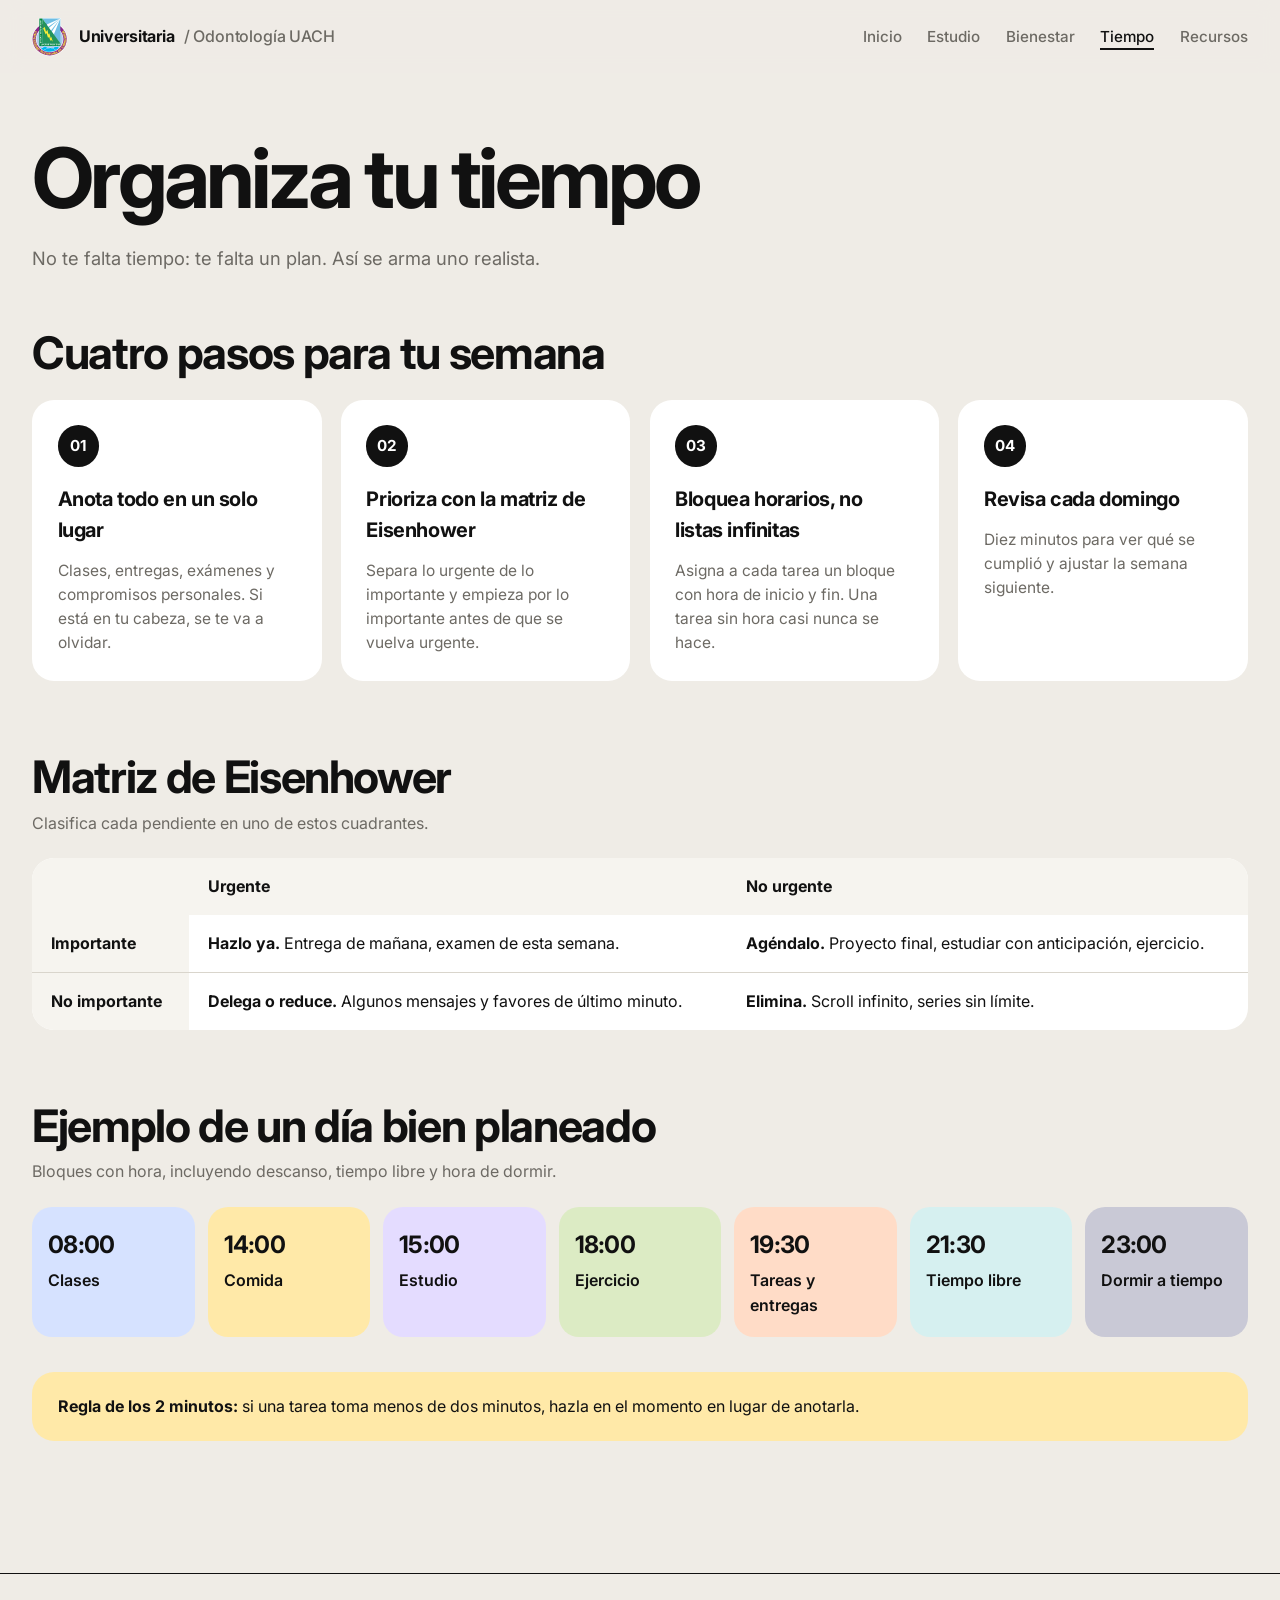
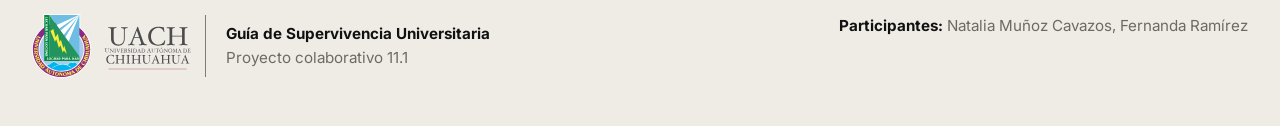
<file: tiempo.html>
<!DOCTYPE html>
<html lang="es">
<head>
  <meta charset="UTF-8">
  <meta name="viewport" content="width=device-width, initial-scale=1.0">
  <title>Organiza tu tiempo · Guía Universitaria</title>
  <link rel="stylesheet" href="css/style.css">
  <script>if ("IntersectionObserver" in window && !matchMedia("(prefers-reduced-motion: reduce)").matches) document.documentElement.classList.add("js");</script>
</head>
<body>
  <header class="nav">
    <div class="nav-inner">
      <a class="brand" href="index.html"><img class="brand-logo" src="img/uach-horizontal.svg" alt="Logo de la UACH"> Universitaria <span>/ Odontología UACH</span></a>
      <ul class="menu"><li><a href="index.html">Inicio</a></li><li><a href="estudio.html">Estudio</a></li><li><a href="bienestar.html">Bienestar</a></li><li><a class="active" href="tiempo.html">Tiempo</a></li><li><a href="recursos.html">Recursos</a></li></ul>
    </div>
  </header>

  <section class="hero small">
    <h1>Organiza tu tiempo</h1>
    <p>No te falta tiempo: te falta un plan. Así se arma uno realista.</p>
  </section>

  <main class="container">
    <h2>Cuatro pasos para tu semana</h2>
    <ol class="step-list">
      <li><h3>Anota todo en un solo lugar</h3><p>Clases, entregas, exámenes y compromisos personales. Si está en tu cabeza, se te va a olvidar.</p></li>
      <li><h3>Prioriza con la matriz de Eisenhower</h3><p>Separa lo urgente de lo importante y empieza por lo importante antes de que se vuelva urgente.</p></li>
      <li><h3>Bloquea horarios, no listas infinitas</h3><p>Asigna a cada tarea un bloque con hora de inicio y fin. Una tarea sin hora casi nunca se hace.</p></li>
      <li><h3>Revisa cada domingo</h3><p>Diez minutos para ver qué se cumplió y ajustar la semana siguiente.</p></li>
    </ol>

    <h2 class="section-title">Matriz de Eisenhower</h2>
    <p class="lead">Clasifica cada pendiente en uno de estos cuadrantes.</p>
    <table>
      <thead><tr><th></th><th>Urgente</th><th>No urgente</th></tr></thead>
      <tbody>
        <tr><th>Importante</th><td><strong>Hazlo ya.</strong> Entrega de mañana, examen de esta semana.</td><td><strong>Agéndalo.</strong> Proyecto final, estudiar con anticipación, ejercicio.</td></tr>
        <tr><th>No importante</th><td><strong>Delega o reduce.</strong> Algunos mensajes y favores de último minuto.</td><td><strong>Elimina.</strong> Scroll infinito, series sin límite.</td></tr>
      </tbody>
    </table>

    <h2 class="section-title">Ejemplo de un día bien planeado</h2>
    <p class="lead">Bloques con hora, incluyendo descanso, tiempo libre y hora de dormir.</p>
    <ol class="day">
      <li style="--c:#d6e2ff"><b>08:00</b><span>Clases</span></li>
      <li style="--c:#ffe9a8"><b>14:00</b><span>Comida</span></li>
      <li style="--c:#e4dcff"><b>15:00</b><span>Estudio</span></li>
      <li style="--c:#dcebc4"><b>18:00</b><span>Ejercicio</span></li>
      <li style="--c:#ffdcc7"><b>19:30</b><span>Tareas y entregas</span></li>
      <li style="--c:#d6f0f0"><b>21:30</b><span>Tiempo libre</span></li>
      <li style="--c:#c9c9d6"><b>23:00</b><span>Dormir a tiempo</span></li>
    </ol>

    <div class="callout">
      <strong>Regla de los 2 minutos:</strong> si una tarea toma menos de dos minutos, hazla en el momento en lugar de anotarla.
    </div>
  </main>

  <footer>
    <div class="foot-brand">
      <img src="img/uach-horizontal.svg" alt="Universidad Autónoma de Chihuahua" class="foot-logo">
      <div><strong>Guía de Supervivencia Universitaria</strong><br>Proyecto colaborativo 11.1</div>
    </div>
    <div><strong>Participantes:</strong> Natalia Muñoz Cavazos, Fernanda Ramírez</div>
  </footer>
  <script src="js/main.js"></script>
</body>
</html>
</file>
<file: css/style.css>
@import url("https://fonts.googleapis.com/css2?family=Inter:wght@400;500;600;700;800&display=swap");

:root {
  --bg: #efece6;
  --ink: #111111;
  --muted: #6d6a64;
  --line: #d9d5cc;
  --blue: #d6e2ff;
  --peach: #ffdcc7;
  --green: #dcebc4;
  --yellow: #ffe9a8;
  --uach: #5b2a86;
  --radius: 28px;
}

* { box-sizing: border-box; margin: 0; padding: 0; }
html { scroll-behavior: smooth; }

body {
  font-family: "Inter", "Helvetica Neue", Arial, sans-serif;
  background: var(--bg);
  color: var(--ink);
  line-height: 1.55;
  -webkit-font-smoothing: antialiased;
}

a { color: inherit; }
img { max-width: 100%; display: block; }

/* ---------- Navegación ---------- */
.nav { position: sticky; top: 0; z-index: 20; background: rgba(239, 236, 230, 0.9); backdrop-filter: blur(10px); }
.nav-inner {
  max-width: 1320px; margin: 0 auto; padding: 1.1rem 2rem;
  display: flex; justify-content: space-between; align-items: center; gap: 1rem; flex-wrap: wrap;
}
.brand { font-weight: 700; text-decoration: none; font-size: 1rem; letter-spacing: -0.01em; }
.brand span { color: var(--muted); font-weight: 500; }
.menu { display: flex; gap: 1.6rem; list-style: none; flex-wrap: wrap; }
.menu a { text-decoration: none; font-weight: 500; font-size: 0.95rem; color: var(--muted); padding-bottom: 2px; border-bottom: 2px solid transparent; }
.menu a:hover { color: var(--ink); }
.menu a.active { color: var(--ink); border-bottom-color: var(--ink); }

/* ---------- Hero ---------- */
.hero { max-width: 1320px; margin: 0 auto; padding: 5rem 2rem 3rem; text-align: left; }
.hero h1 {
  font-size: clamp(2.6rem, 8.5vw, 7.6rem);
  line-height: 0.98; letter-spacing: -0.045em; font-weight: 700; max-width: 14ch;
}
.hero h1 em { font-style: normal; color: var(--muted); }
.hero p { max-width: 520px; margin-top: 1.6rem; font-size: 1.15rem; color: var(--muted); }
.hero.small { padding: 4rem 2rem 1.5rem; }
.hero.small h1 { font-size: clamp(2.4rem, 6.5vw, 5.4rem); }
.tag { display: inline-block; font-size: 0.85rem; font-weight: 600; background: #fff; border-radius: 999px; padding: 0.35rem 0.9rem; margin-bottom: 1.3rem; }

.btn {
  display: inline-block; background: var(--ink); color: #fff; text-decoration: none;
  padding: 0.85rem 1.6rem; border-radius: 999px; font-weight: 600; font-size: 0.95rem;
  border: 0; cursor: pointer; transition: transform .2s ease; font-family: inherit;
}
.btn:hover { transform: translateY(-2px); }
.btn.ghost { background: #fff; color: var(--ink); }
.btn.secondary { background: transparent; color: var(--ink); border: 1.5px solid var(--ink); margin-left: .5rem; }

/* ---------- Layout ---------- */
.container { max-width: 1320px; margin: 0 auto; padding: 2rem 2rem 3rem; }
.container.narrow { max-width: 920px; }
h2 { font-size: clamp(1.8rem, 3.6vw, 2.8rem); letter-spacing: -0.03em; line-height: 1.08; margin-bottom: 0.6rem; font-weight: 700; }
h3 { font-size: 1.25rem; letter-spacing: -0.02em; margin-bottom: 0.3rem; font-weight: 700; }
.lead { color: var(--muted); margin-bottom: 1.4rem; max-width: 60ch; }
.section-title { margin-top: 4.5rem; }

/* ---------- Tarjetas grandes con ilustración (estilo dmcg) ---------- */
.projects { display: grid; gap: 1.5rem; grid-template-columns: repeat(3, 1fr); }
.project {
  display: flex; flex-direction: column; text-decoration: none; border-radius: var(--radius);
  overflow: hidden; background: #fff; transition: transform .35s ease, box-shadow .35s ease;
}
.project:hover { transform: translateY(-6px); box-shadow: 0 24px 50px rgba(0,0,0,.10); }
.project .art { aspect-ratio: 1 / 1; display: grid; place-items: center; padding: 2.2rem; }
.project .art svg { width: 78%; height: auto; transition: transform .5s ease; }
.project:hover .art svg { transform: scale(1.06) rotate(-2deg); }
.project .meta { padding: 1.3rem 1.6rem 1.7rem; display: flex; justify-content: space-between; align-items: flex-end; gap: 1rem; }
.project .meta p { color: var(--muted); font-size: .95rem; }
.project .arrow { font-size: 1.6rem; line-height: 1; }
.art.blue { background: var(--blue); }
.art.peach { background: var(--peach); }
.art.green { background: var(--green); }

/* animaciones de las ilustraciones */
.steam path { animation: steam 2.6s ease-in-out infinite; transform-origin: center bottom; }
.steam path:nth-child(2) { animation-delay: .5s; }
.steam path:nth-child(3) { animation-delay: 1s; }
@keyframes steam { 0%,100% { opacity: .2; transform: translateY(6px); } 50% { opacity: .9; transform: translateY(-6px); } }
.hand { transform-origin: 200px 215px; animation: spin 8s linear infinite; }
@keyframes spin { to { transform: rotate(360deg); } }
.page-flip { transform-origin: 200px 230px; animation: flip 4.5s ease-in-out infinite; }
@keyframes flip { 0%,40% { transform: scaleX(1); } 50% { transform: scaleX(-1); } 90%,100% { transform: scaleX(1); } }

/* ---------- Foto grande ---------- */
.photo { border-radius: var(--radius); overflow: hidden; position: relative; }
.photo img { width: 100%; height: auto; }
.photo.tall img { aspect-ratio: 16 / 8; object-fit: cover; }
.photo figcaption { position: absolute; left: 1.2rem; bottom: 1.2rem; background: rgba(255,255,255,.92); border-radius: 999px; padding: .4rem 1rem; font-size: .85rem; font-weight: 600; }
.split { display: grid; grid-template-columns: 1.1fr 1fr; gap: 3rem; align-items: center; margin-top: 4.5rem; }
.split p { color: var(--muted); margin-top: .8rem; }

/* ---------- Tarjetas simples ---------- */
.grid { display: grid; gap: 1.2rem; grid-template-columns: repeat(auto-fit, minmax(230px, 1fr)); margin-top: 1.4rem; }
.card { background: #fff; border-radius: 22px; padding: 1.6rem; }
.card .icon { font-size: 1.9rem; margin-bottom: .6rem; }
.card p { color: var(--muted); font-size: .97rem; }
.card a.more { display: inline-block; margin-top: .8rem; font-weight: 600; text-decoration: none; border-bottom: 1.5px solid var(--ink); }

/* ---------- Pasos (en fila horizontal) ---------- */
.step-list { list-style: none; counter-reset: step; margin-top: 1.4rem; display: grid; gap: 1.2rem; grid-template-columns: repeat(auto-fit, minmax(220px, 1fr)); }
.step-list li { counter-increment: step; background: #fff; border-radius: 22px; padding: 1.6rem; display: flex; flex-direction: column; gap: .5rem; }
.step-list li::before { content: "0" counter(step); width: 2.6rem; height: 2.6rem; border-radius: 50%; background: var(--ink); color: #fff; display: grid; place-items: center; font-weight: 700; font-size: .95rem; margin-bottom: .6rem; }
.step-list p { color: var(--muted); font-size: .97rem; }

.callout { background: var(--yellow); border-radius: 22px; padding: 1.4rem 1.6rem; margin: 2.2rem 0; }

table { width: 100%; border-collapse: collapse; margin-top: 1.2rem; background: #fff; border-radius: 22px; overflow: hidden; }
th, td { padding: 1rem 1.2rem; text-align: left; border-bottom: 1px solid var(--line); vertical-align: top; }
th { background: #f6f4ef; font-weight: 700; }
tr:last-child td, tr:last-child th { border-bottom: 0; }

figure { margin-top: 1.4rem; }
figure svg, figure img { width: 100%; height: auto; border-radius: var(--radius); }
figcaption { color: var(--muted); font-size: .9rem; margin-top: .5rem; }

.video-wrap { position: relative; padding-bottom: 56.25%; height: 0; border-radius: var(--radius); overflow: hidden; margin-top: 1.2rem; background: #000; }
.video-wrap iframe { position: absolute; inset: 0; width: 100%; height: 100%; border: 0; }

/* ---------- Pomodoro ---------- */
.timer { background: var(--green); border-radius: var(--radius); padding: 2.5rem 1.5rem; text-align: center; margin-top: 1.4rem; }
.timer .mode { font-weight: 600; color: var(--muted); }
.timer .time { font-size: clamp(4rem, 12vw, 8rem); font-weight: 800; letter-spacing: -0.05em; font-variant-numeric: tabular-nums; line-height: 1; margin: .4rem 0 1rem; }
.timer .controls { display: flex; gap: .7rem; justify-content: center; flex-wrap: wrap; }

/* ---------- Checklist ---------- */
.checklist { list-style: none; display: grid; gap: .6rem; margin-top: 1.2rem; }
.checklist label { display: flex; gap: .8rem; align-items: center; background: #fff; padding: 1rem 1.2rem; border-radius: 16px; cursor: pointer; }
.checklist input { width: 1.2rem; height: 1.2rem; accent-color: var(--ink); }
.checklist input:checked + span { text-decoration: line-through; color: var(--muted); }
.progress { height: 10px; background: var(--line); border-radius: 999px; overflow: hidden; margin-top: 1.2rem; }
.progress > div { height: 100%; width: 0; background: var(--ink); transition: width .3s ease; }

/* ---------- Footer ---------- */
footer { max-width: 1320px; margin: 3rem auto 0; padding: 2.5rem 2rem 3rem; border-top: 1.5px solid var(--ink); display: flex; justify-content: space-between; gap: 1rem; flex-wrap: wrap; color: var(--muted); font-size: .95rem; }
footer strong { color: var(--ink); }

@media (max-width: 900px) {
  .projects { grid-template-columns: 1fr; }
  .split { grid-template-columns: 1fr; gap: 1.5rem; }
  .nav-inner, .hero, .container, footer { padding-left: 1.2rem; padding-right: 1.2rem; }
  .menu { gap: 1rem; }
  .btn.secondary { margin-left: 0; margin-top: .6rem; }
}

/* ---------- Pestañas de técnicas ---------- */
.tabs { display: flex; gap: .6rem; flex-wrap: wrap; margin-top: 1.6rem; }
.tab { font-family: inherit; font-weight: 600; font-size: .95rem; padding: .7rem 1.3rem; border-radius: 999px; border: 1.5px solid var(--ink); background: transparent; cursor: pointer; transition: all .2s ease; }
.tab:hover { background: #fff; }
.tab[aria-selected="true"] { background: var(--ink); color: #fff; }
.panel { display: none; margin-top: 1.4rem; grid-template-columns: 1fr 1fr; gap: 1.5rem; animation: fadeIn .4s ease; }
.panel.show { display: grid; }
@keyframes fadeIn { from { opacity: 0; transform: translateY(8px); } to { opacity: 1; transform: none; } }
.panel .art { border-radius: var(--radius); display: grid; place-items: center; padding: 2rem; min-height: 340px; }
.panel .art svg { width: 100%; max-width: 420px; height: auto; }
.panel .body { background: #fff; border-radius: var(--radius); padding: 2rem; }
.panel .body ul { list-style: none; margin-top: 1rem; display: grid; gap: .7rem; }
.panel .body li { padding-left: 1.4rem; position: relative; color: var(--muted); }
.panel .body li::before { content: ""; position: absolute; left: 0; top: .6em; width: .6rem; height: .6rem; border-radius: 50%; background: var(--ink); }
.panel .body li strong { color: var(--ink); }
.panel .timer { margin-top: 1.4rem; padding: 1.4rem; }
.panel .timer .time { font-size: clamp(3rem, 7vw, 4.6rem); margin: .2rem 0 .8rem; }

/* ---------- Hábitos con ilustración ---------- */
.habits { display: grid; gap: 1.2rem; grid-template-columns: repeat(auto-fit, minmax(210px, 1fr)); margin-top: 1.4rem; }
.habit { background: #fff; border-radius: 22px; overflow: hidden; }
.habit .art { aspect-ratio: 4 / 3; display: grid; place-items: center; padding: 1rem; }
.habit .art svg { width: 70%; height: auto; }
.habit .txt { padding: 1.2rem 1.4rem 1.5rem; }
.habit p { color: var(--muted); font-size: .95rem; }
.art.lilac { background: #e4dcff; }
.art.sun { background: var(--yellow); }

/* animaciones de ilustraciones */
.twinkle { animation: twinkle 2.4s ease-in-out infinite; }
.twinkle.d2 { animation-delay: .8s; } .twinkle.d3 { animation-delay: 1.6s; }
@keyframes twinkle { 0%,100% { opacity: .25; } 50% { opacity: 1; } }
.bob { animation: bob 1s ease-in-out infinite; }
@keyframes bob { 0%,100% { transform: translateY(0); } 50% { transform: translateY(-5px); } }
.run-ground { animation: ground 1s linear infinite; }
@keyframes ground { to { stroke-dashoffset: -24; } }
.pop { animation: pop 2.4s ease-in-out infinite; transform-box: fill-box; transform-origin: center; }
.pop.d2 { animation-delay: 1.2s; }
@keyframes pop { 0%,100% { transform: scale(1); } 50% { transform: scale(1.1); } }
.draw { stroke-dasharray: 1; stroke-dashoffset: 1; animation: draw 4s ease forwards infinite; }
@keyframes draw { 0% { stroke-dashoffset: 1; } 70%,100% { stroke-dashoffset: 0; } }
.pulse { animation: pulse 2s ease-in-out infinite; transform-box: fill-box; transform-origin: center; }
@keyframes pulse { 0%,100% { transform: scale(1); } 50% { transform: scale(1.08); } }
.sweep { transform-origin: 180px 100px; animation: spin 10s linear infinite; }

/* ---------- Logos de herramientas ---------- */
.logo { width: 3rem; height: 3rem; border-radius: 14px; display: grid; place-items: center; font-weight: 800; font-size: 1.05rem; margin-bottom: .8rem; color: #111; }

@media (max-width: 900px) { .panel.show { grid-template-columns: 1fr; } }
.hand-p { animation: spin 12s linear infinite; }
.grid.three { grid-template-columns: repeat(3, 1fr); }
.photo.plain figcaption { position: static; background: none; padding: .6rem 0 0; color: var(--muted); font-weight: 500; }
.split > .photo.plain { max-width: 520px; justify-self: center; }
@media (max-width: 900px) { .grid.three { grid-template-columns: 1fr; } }
.day { list-style: none; display: grid; grid-template-columns: repeat(auto-fit, minmax(130px, 1fr)); gap: .8rem; margin-top: 1.2rem; }
.day li { background: var(--c); border-radius: 20px; padding: 1.2rem 1rem; display: flex; flex-direction: column; gap: .3rem; min-height: 110px; }
.day b { font-size: 1.5rem; letter-spacing: -0.03em; }
.day span { font-weight: 600; }
.photo.plain { overflow: visible; }
.photo.plain img { border-radius: var(--radius); }
.logo { background: #f6f4ef; padding: .65rem; }
.logo img { width: 100%; height: 100%; object-fit: contain; border-radius: 0; box-shadow: none; }
.logo { width: 4.2rem; height: 4.2rem; padding: .55rem; border-radius: 18px; }

/* ---------- Aparición al hacer scroll ---------- */
.js .reveal { opacity: 0; }
.js .reveal.in { animation: reveal .9s cubic-bezier(.22,.61,.36,1) both; animation-delay: var(--d, 0s); }
@keyframes reveal { from { opacity: 0; translate: 0 36px; } to { opacity: 1; translate: 0 0; } }

.brand { display: inline-flex; align-items: center; gap: .55rem; }
.brand-logo { width: 38px; height: 38px; object-fit: cover; object-position: left center; }
.foot-brand { display: flex; align-items: center; gap: 1.2rem; flex-wrap: wrap; }
.foot-logo { height: 64px; width: auto; }
</file>
